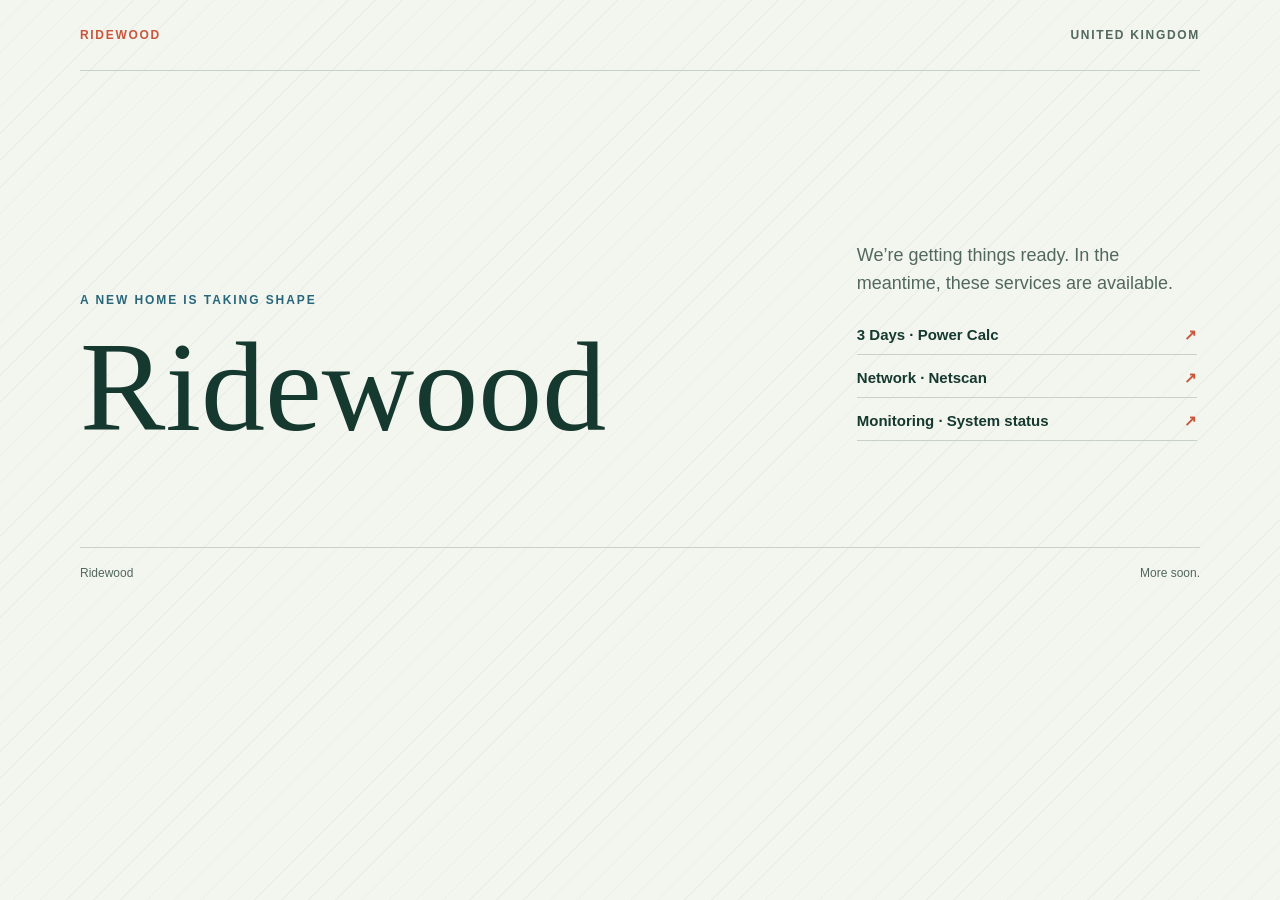
<file: monitor/www/html/holding/index.html>
<!doctype html>
<html lang="en">
<head>
  <meta charset="utf-8">
  <meta name="viewport" content="width=device-width, initial-scale=1">
  <meta name="theme-color" content="#f3f5ef">
  <title>Ridewood | Coming soon</title>
  <style>
    :root { color-scheme: light; --paper: #f3f5ef; --ink: #15382f; --muted: #52685f; --line: #c7d1c7; --coral: #ca553b; --blue: #28677b; }
    * { box-sizing: border-box; }
    body { min-height: 100vh; margin: 0; color: var(--ink); background: repeating-linear-gradient(135deg, transparent 0 18px, rgba(21,56,47,.035) 18px 19px), var(--paper); font-family: "Avenir Next", Avenir, "Segoe UI", sans-serif; }
    header, main, footer { width: min(100% - 48px, 1120px); margin-inline: auto; }
    header { display: flex; justify-content: space-between; align-items: center; padding-block: 28px; border-bottom: 1px solid var(--line); font-size: 12px; font-weight: 700; letter-spacing: .14em; text-transform: uppercase; }
    .mark { color: var(--coral); }
    .location { color: var(--muted); }
    main { display: grid; grid-template-columns: minmax(0, 1.35fr) minmax(220px, .65fr); gap: 64px; align-items: end; padding-block: clamp(100px, 19vh, 190px) 100px; }
    .eyebrow { margin: 0 0 22px; color: var(--blue); font-size: 12px; font-weight: 700; letter-spacing: .16em; text-transform: uppercase; }
    h1 { max-width: 760px; margin: 0; font-family: Georgia, "Times New Roman", serif; font-size: clamp(64px, 10vw, 128px); font-weight: 400; line-height: .92; }
    .message { max-width: 340px; padding-bottom: 6px; }
    .message p { margin: 0 0 28px; color: var(--muted); font-size: 18px; line-height: 1.55; }
    nav { display: grid; gap: 14px; }
    a { display: flex; justify-content: space-between; gap: 16px; padding-bottom: 10px; border-bottom: 1px solid var(--line); color: var(--ink); font-size: 15px; font-weight: 700; text-decoration: none; }
    a::after { content: "↗"; color: var(--coral); }
    a:hover, a:focus-visible { color: var(--coral); }
    footer { display: flex; justify-content: space-between; padding-block: 18px 26px; border-top: 1px solid var(--line); color: var(--muted); font-size: 12px; }
    @media (max-width: 680px) {
      header, main, footer { width: min(100% - 36px, 1120px); }
      main { grid-template-columns: 1fr; gap: 38px; padding-block: 100px 76px; }
      h1 { font-size: clamp(58px, 18vw, 94px); }
      .message p { font-size: 16px; }
      footer { gap: 16px; flex-wrap: wrap; }
    }
  </style>
</head>
<body>
  <header><span class="mark">Ridewood</span><span class="location">United Kingdom</span></header>
  <main>
    <section aria-labelledby="title">
      <p class="eyebrow">A new home is taking shape</p>
      <h1 id="title">Ridewood</h1>
    </section>
    <section class="message" aria-label="Site status">
      <p>We’re getting things ready. In the meantime, these services are available.</p>
      <nav aria-label="Ridewood services">
        <a href="https://3days.ridewood.co.uk/">3 Days · Power Calc</a>
        <a href="https://network.ridewood.co.uk/">Network · Netscan</a>
        <a href="https://monitoring.ridewood.co.uk/">Monitoring · System status</a>
      </nav>
    </section>
  </main>
  <footer><span>Ridewood</span><span>More soon.</span></footer>
</body>
</html>
</file>
